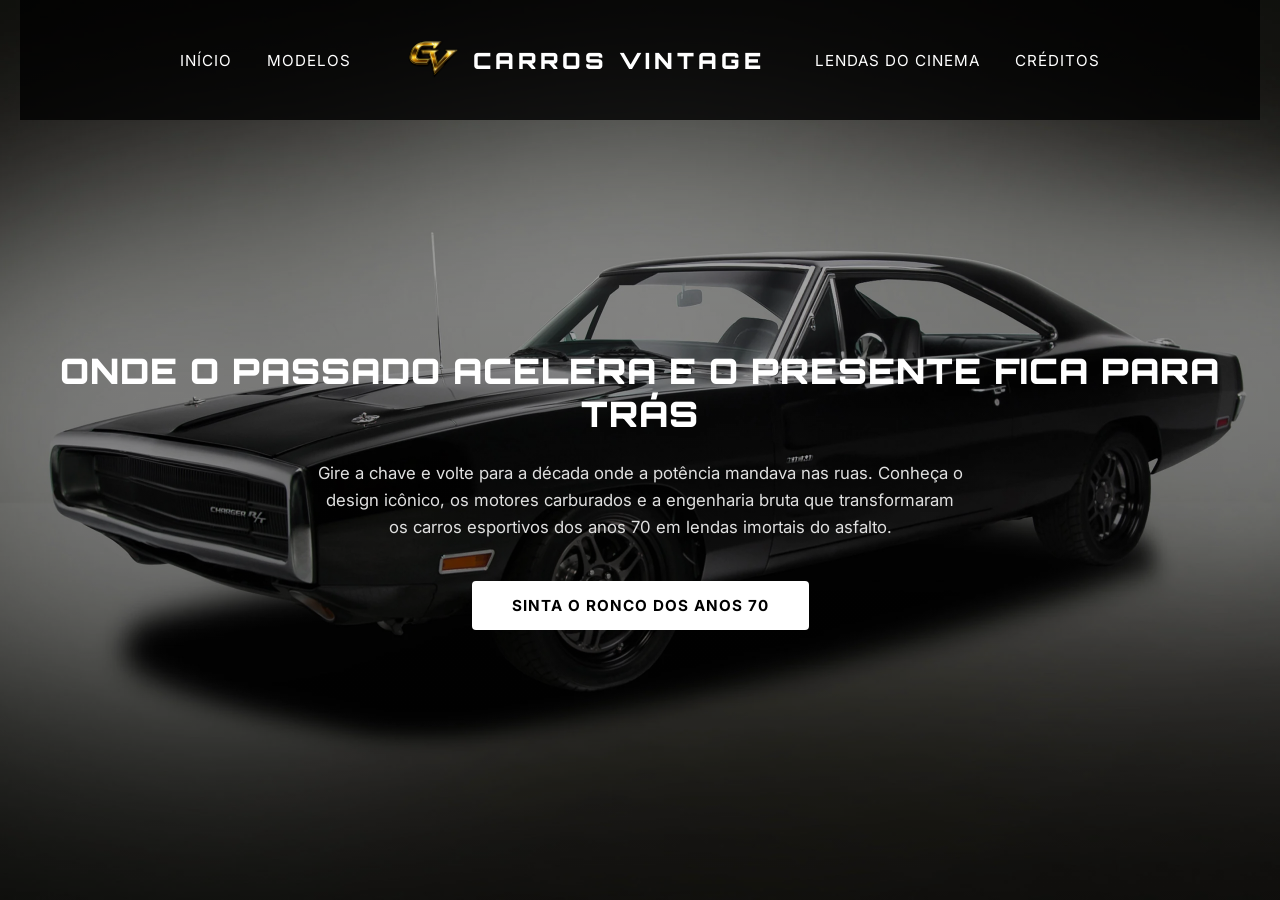
<file: index.html>
<!doctype html>
<html lang="pt-BR">
  <head>
    <meta charset="UTF-8" />
    <meta name="viewport" content="width=device-width, initial-scale=1.0" />
    <title>Carros Vintage | Potência Pura</title>
    <link rel="stylesheet" href="estilos.css" />
    <link rel="icon" type="image/png" href="imagens/favicon.png" />
    <link rel="preconnect" href="https://fonts.googleapis.com" />
    <link rel="preconnect" href="https://fonts.gstatic.com" crossorigin />
    <link href="https://fonts.googleapis.com/css2?family=Inter:wght@300;400;700&family=Orbitron:wght@700;900&display=swap" rel="stylesheet" />
  </head>
 
  <body>
    <header class="capa">
      <nav class="menu-principal">
        <div class="menu-esquerda" id="menuEsquerda">
          <a href="index.html">Início</a>
          <a href="modelos.html">Modelos</a>
        </div>
        <div class="logo">
          <img src="imagens/favicon.png" alt="Logo CV" class="logo-img" />
          <h2 class="logo-texto">CARROS VINTAGE</h2>
        </div>
        <div class="menu-direita" id="menuDireita">
          <a href="lendas.html">Lendas do Cinema</a>
          <a href="creditos.html">Créditos</a>
        </div>
      </nav>

      <main class="conteudo-principal">
        <h1 class="titulo-principal">
          Onde o passado acelera e o presente fica para trás
        </h1>

        <p class="descricao">
          Gire a chave e volte para a década onde a potência mandava nas ruas.
          Conheça o design icônico, os motores carburados e a engenharia bruta
          que transformaram os carros esportivos dos anos 70 em lendas imortais
          do asfalto.
        </p>
        <a href="modelos.html" class="botao-ronco">SINTA O RONCO DOS ANOS 70</a>
      </main>
      </header>
  
  </body>
</html>
</file>
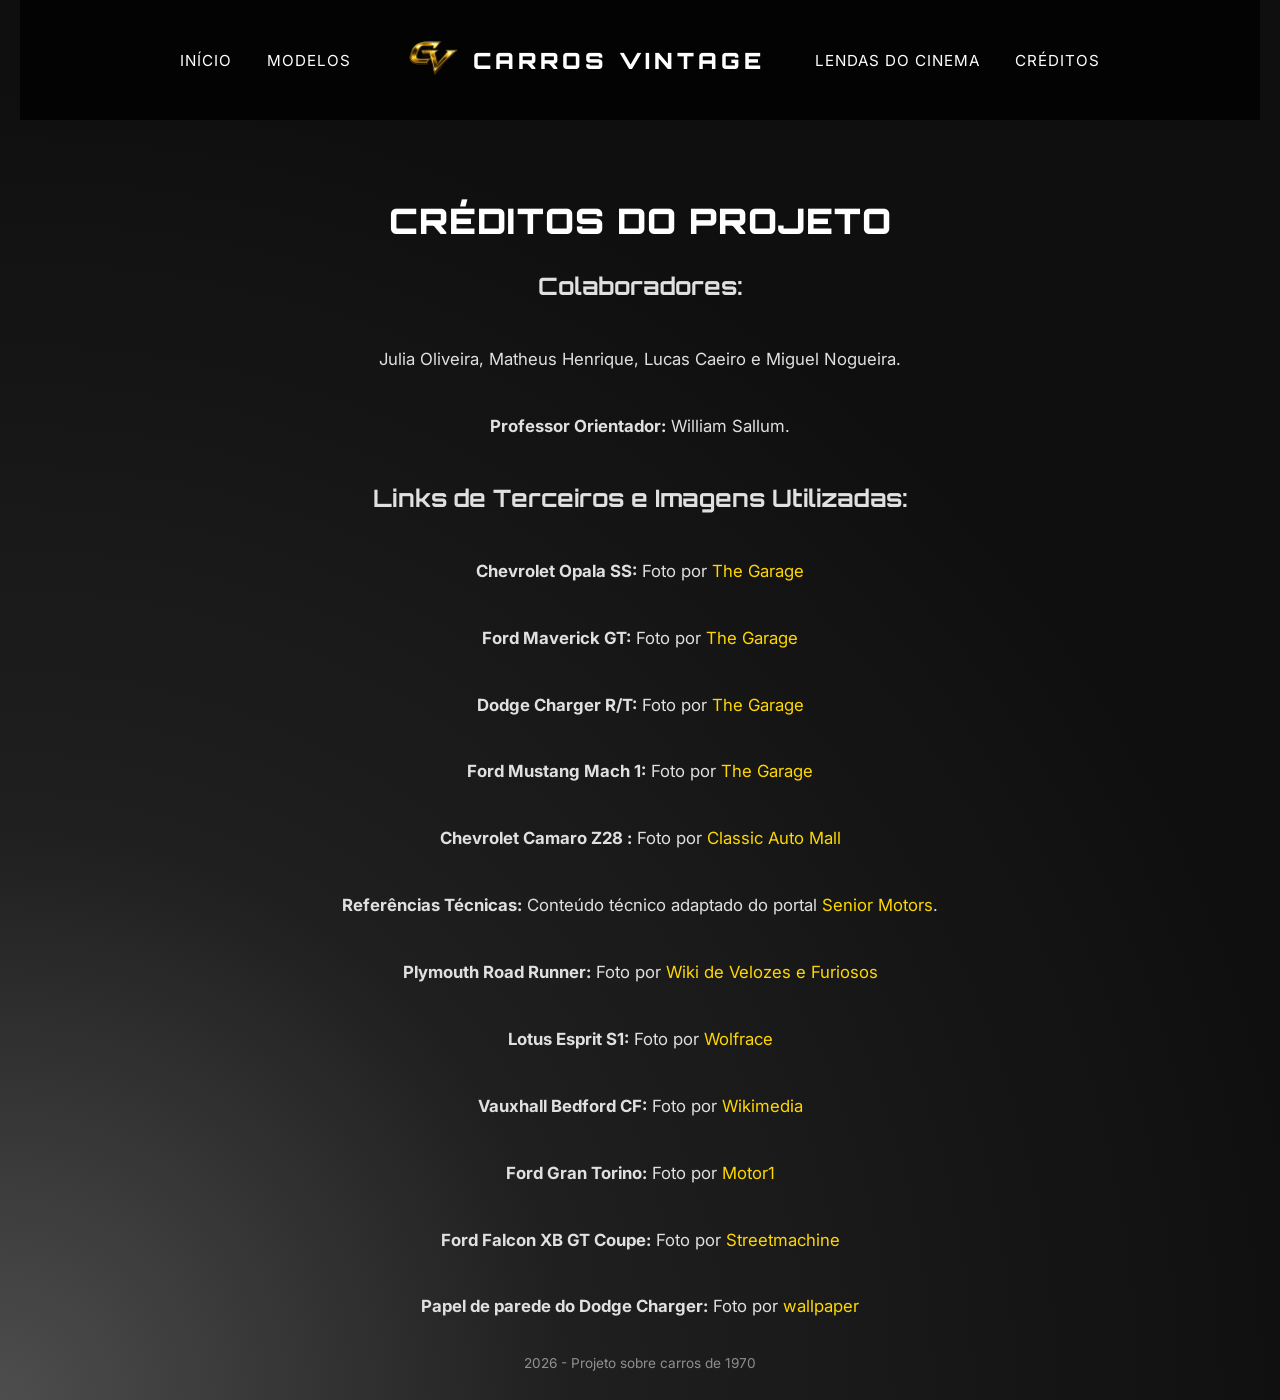
<file: creditos.html>
<!DOCTYPE html>
<html lang="pt-BR">
  <head>
    <meta charset="UTF-8">
    <meta name="viewport" content="width=device-width, initial-scale=1.0">
    <title>Créditos</title>
    <link rel="icon" type="image/png" href="imagens/favicon.png">
    <link rel="stylesheet" href="estilos.css">
    <link rel="preconnect" href="https://fonts.googleapis.com" />
    <link rel="preconnect" href="https://fonts.gstatic.com" crossorigin />
    <link href="https://fonts.googleapis.com/css2?family=Inter:wght@300;400;700&family=Orbitron:wght@700;900&display=swap" rel="stylesheet" />
  </head>
  <body>

    <div class="capa-creditos">
      
      <nav class="menu-principal">
        <div class="menu-esquerda" id="menuEsquerda">
          <a href="index.html">Início</a>
          <a href="modelos.html">Modelos</a>
        </div>

        <div class="logo">
          <img src="imagens/favicon.png" alt="Logo CV" class="logo-img" />
          <h2 class="logo-texto">CARROS VINTAGE</h2>
        </div>

        <div class="menu-direita" id="menuDireita">
          <a href="lendas.html">Lendas do Cinema</a>
          <a href="creditos.html">Créditos</a>
        </div>
      </nav>

      <main class="conteudo-principal">
        <h1 class="titulo-principal">Créditos do Projeto</h1>

        <section>
          <h2 class="titulos-creditos"> Colaboradores:</h2>
          <p class="links-dos-creditos">
            Julia Oliveira, Matheus Henrique, Lucas Caeiro e Miguel Nogueira.
          </p>
          <p class="links-dos-creditos">
            <strong>Professor Orientador:</strong> William Sallum.
          </p>
        </section>

        <section>
          <h2 class="titulos-creditos">Links de Terceiros e Imagens Utilizadas:</h2>
          
          <p class="links-dos-creditos">
            <strong>Chevrolet Opala SS:</strong> Foto por <a href="https://thegarage.com.br/carro/chevrolet-opala-ss/" target="_blank">The Garage</a>
          </p>

          <p class="links-dos-creditos">
            <strong>Ford Maverick GT:</strong> Foto por <a href="https://thegarage.com.br/carro/1975-ford-maverick-v8-gt/" target="_blank">The Garage</a>
          </p>

          <p class="links-dos-creditos">
            <strong>Dodge Charger R/T:</strong> Foto por <a href="https://thegarage.com.br/carro/1975-dodge-charger-rt-2/" target="_blank">The Garage</a> 
          </p>

          <p class="links-dos-creditos">
            <strong>Ford Mustang Mach 1:</strong> Foto por <a href="https://thegarage.com.br/carro/1970-ford-mustang-mach-1/#jp-carousel-14477" target="_blank">The Garage</a> 
          </p>

            <p class="links-dos-creditos">
            <strong>Chevrolet Camaro Z28 :</strong> Foto por <a href="https://www.classicautomall.com/vehicles/6398/1970-chevrolet-camaro-z28-hardtop" target="_blank">Classic Auto Mall</a> 
          </p>

          <p class="links-dos-creditos">
            <strong>Referências Técnicas:</strong> Conteúdo técnico adaptado do portal <a href="https://seniormotors.com.br/carros-antigos-de-1970/" target="_blank">Senior Motors</a>.
          </p>

          <p class="links-dos-creditos">
            <strong>Plymouth Road Runner:</strong> Foto por <a href="https://fastandfurious.fandom.com/wiki/Plymouth_Road_Runner?file=Dominic_Toretto%27s_Road_Runner_-_Furious_7.jpg" target="_blank">Wiki de Velozes e Furiosos</a> 
          </p>

          <p class="links-dos-creditos">
            <strong>Lotus Esprit S1:</strong> Foto por <a href="https://www.wolfrace.com/2017/01/10/james_bond_lotus_esprit/" target="_blank">Wolfrace</a> 
          </p>
          
          <p class="links-dos-creditos">
            <strong>Vauxhall Bedford CF:</strong> Foto por <a href="https://commons.wikimedia.org/wiki/File:1972_Bedford_CF_Mystery_Machine_Scooby-Doo_Movie_Petersen_Automotive_Museum.jpg" target="_blank">Wikimedia</a> 
          </p>

          <p class="links-dos-creditos">
            <strong>Ford Gran Torino:</strong> Foto por <a href="https://www.motor1.com/news/656300/starsky-hutch-grand-torino-on-bat/" target="_blank">Motor1</a> 
          </p>

          <p class="links-dos-creditos">
            <strong>Ford Falcon XB GT Coupe:</strong> Foto por <a href="https://www.streetmachine.com.au/features/the-real-story-of-the-mad-max-xb-gt" target="_blank">Streetmachine</a> 
          </p>
            <p class="links-dos-creditos">
            <strong>Papel de parede do Dodge Charger:</strong> Foto por <a href="https://wallpapersafari.com/w/fMp5xq" target="_blank">wallpaper</a> 
          </p>
        </section>
      </main>
      </div>

      <footer>
        <p>2026 - Projeto sobre carros de 1970</p>
      </footer>


  </body>
</html>
</file>
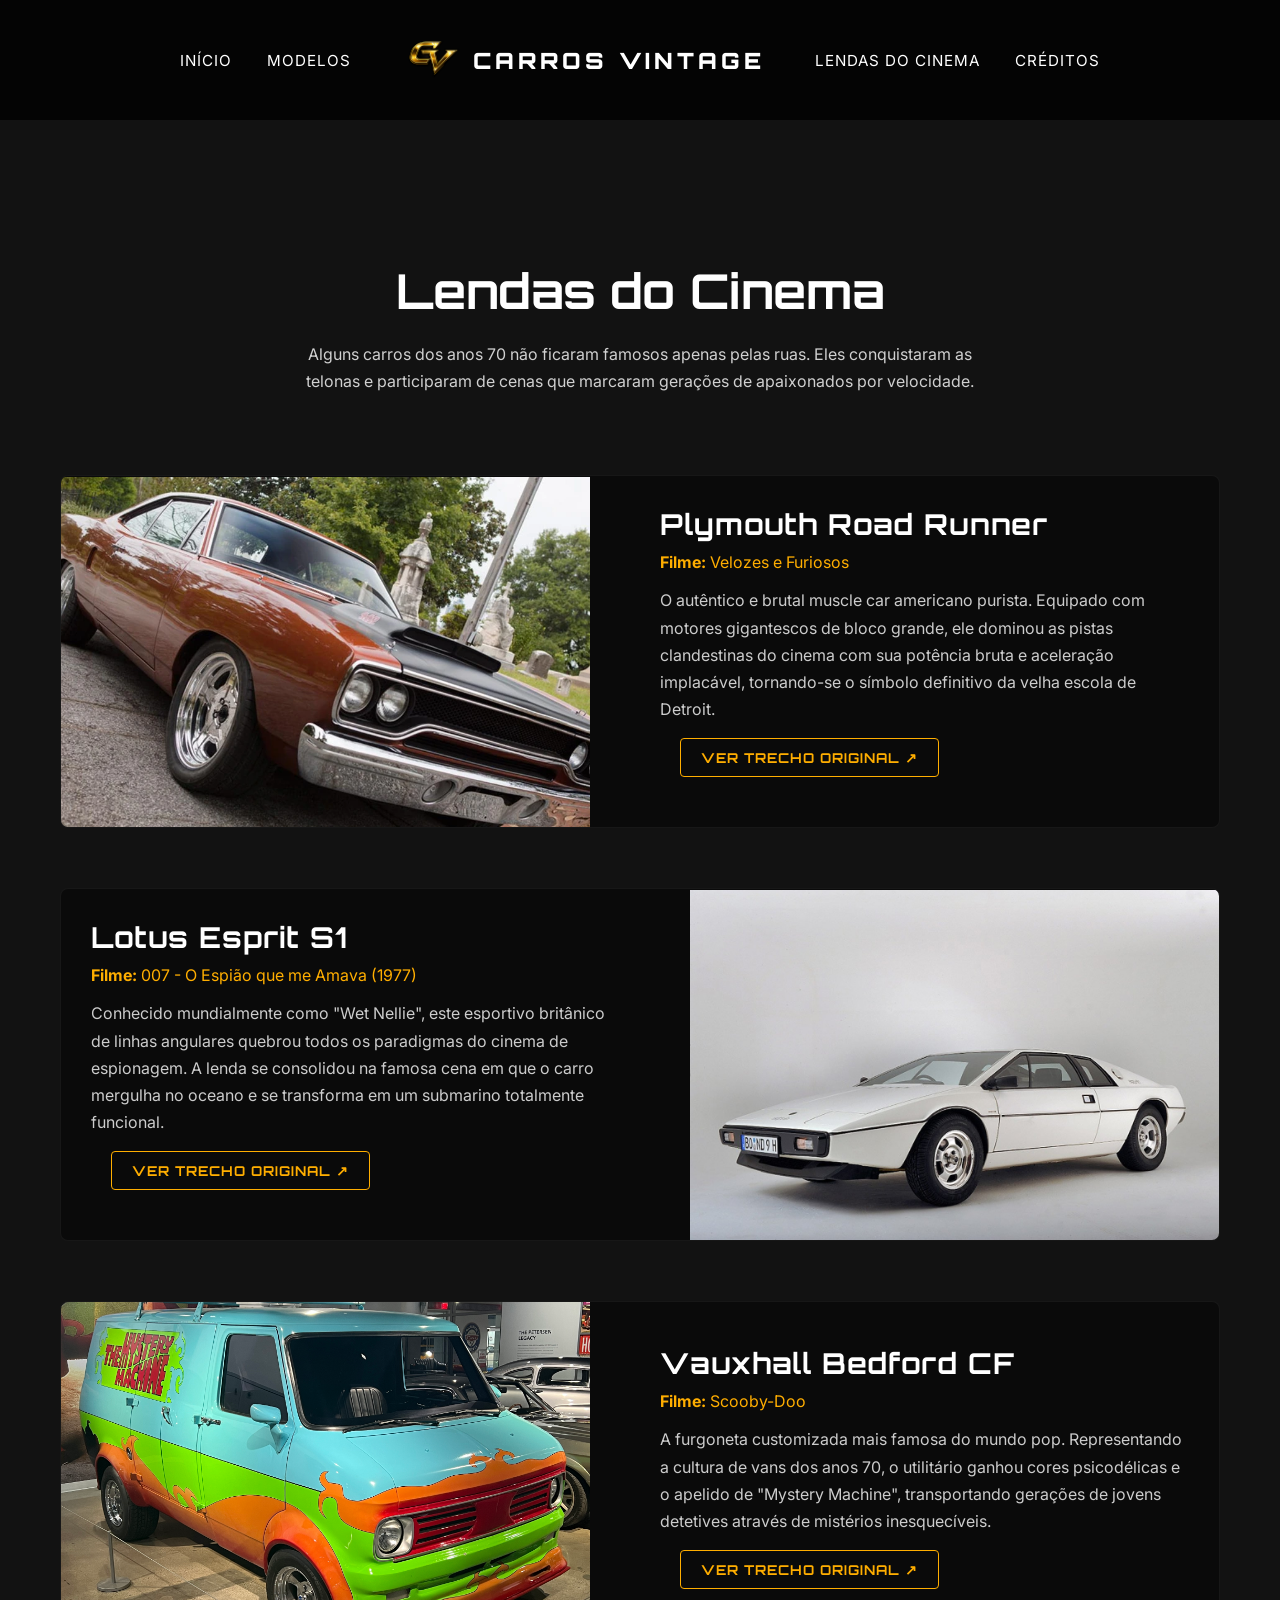
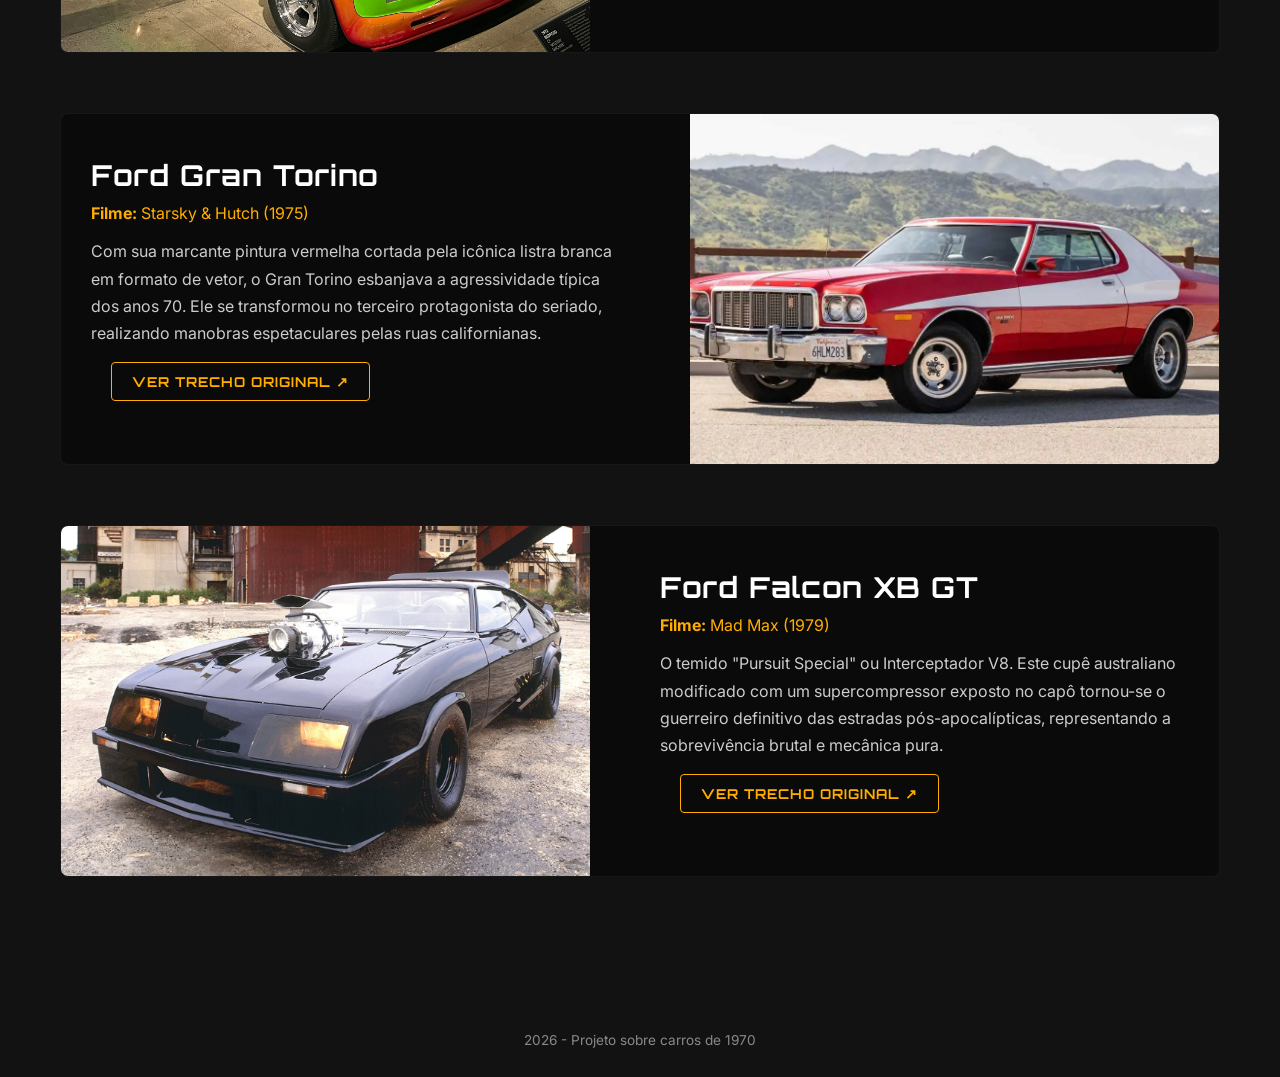
<file: lendas.html>
<!doctype html>
<html lang="pt-BR">
  <head>
    <meta charset="UTF-8" />
    <meta name="viewport" content="width=device-width, initial-scale=1.0" />
    <title>Lendas do cinemas</title>
    <link rel="stylesheet" href="estilos.css" />
    <link rel="icon" type="image/png" href="imagens/favicon.png" />
    <link rel="preconnect" href="https://fonts.googleapis.com" />
    <link rel="preconnect" href="https://fonts.gstatic.com" crossorigin />
    <link href="https://fonts.googleapis.com/css2?family=Inter:wght@300;400;700&family=Orbitron:wght@700;900&display=swap" rel="stylesheet" />
</head>

<body>

      <nav class="menu-principal">
            <div class="menu-esquerda" id="menuEsquerda">
                <a href="index.html">Início</a>
                <a href="modelos.html">Modelos</a>
            </div>
            <div class="logo">
                <img src="imagens/favicon.png" alt="Logo CV" class="logo-img" />
                <h2 class="logo-texto">CARROS VINTAGE</h2>
            </div>
            <div class="menu-direita" id="menuDireita">
                <a href="lendas.html">Lendas do Cinema</a>
                <a href="creditos.html">Créditos</a>
            </div>
        </nav>

    <main class="lendas">

        <section class="introducao-lendas">
            <h1>Lendas do Cinema</h1>
            <p>
                Alguns carros dos anos 70 não ficaram famosos apenas pelas ruas.
                Eles conquistaram as telonas e participaram de cenas que marcaram
                gerações de apaixonados por velocidade.
           
            </p>
        </section>

        <section class="conteiner-lendas-alternadas">

            <div class="linha-lenda">
                <div class="lenda-media">
                    <img src="imagens/velozes.jpg" alt="Plymouth Road Runner">
                </div>
                <div class="lenda-info">
                    <h2>Plymouth Road Runner</h2>
                    <p class="filme-tag"><strong>Filme:</strong> Velozes e Furiosos</p>
                    <p class="biografia">O autêntico e brutal muscle car americano purista. Equipado com motores gigantescos de bloco grande, ele dominou as pistas clandestinas do cinema com sua potência bruta e aceleração implacável, tornando-se o símbolo definitivo da velha escola de Detroit.</p>
                    <a href="https://youtu.be/bNh6iQWkijc?si=OAveXId4ex3YUDyg" target="_blank" class="botao-trecho">Ver Trecho Original ↗</a>
                    
                </div>
            </div>

            <div class="linha-lenda">
                <div class="lenda-media">
                    <img src="imagens/la-lotus-esprit-s1-di-007-james-bond_3-1.jpg" alt="Lotus Esprit S1">
                </div>
                <div class="lenda-info">
                    <h2>Lotus Esprit S1</h2>
                    <p class="filme-tag"><strong>Filme:</strong> 007 - O Espião que me Amava (1977)</p>
                    <p class="biografia">Conhecido mundialmente como "Wet Nellie", este esportivo britânico de linhas angulares quebrou todos os paradigmas do cinema de espionagem. A lenda se consolidou na famosa cena em que o carro mergulha no oceano e se transforma em um submarino totalmente funcional.</p>
                    <a href="https://youtu.be/yeBqf6bYZak?si=-ho2rsdsO9y2uKzM" target="_blank" class="botao-trecho">Ver Trecho Original ↗</a>
                    
                </div>
            </div>

            <div class="linha-lenda">
                <div class="lenda-media">
                    <img src="imagens/1972_Bedford_CF_Mystery_Machine_Scooby-Doo_Movie_Petersen_Automotive_Museum.jpg" alt="Vauxhall Bedford CF">
                </div>
                <div class="lenda-info">
                    <h2>Vauxhall Bedford CF</h2>
                    <p class="filme-tag"><strong>Filme:</strong> Scooby-Doo</p>
                    <p class="biografia">A furgoneta customizada mais famosa do mundo pop. Representando a cultura de vans dos anos 70, o utilitário ganhou cores psicodélicas e o apelido de "Mystery Machine", transportando gerações de jovens detetives através de mistérios inesquecíveis.</p>
                    <a href="https://www.youtube.com/watch?v=3wQOD9EK4DM" target="_blank" class="botao-trecho">Ver Trecho Original ↗</a>
                </div>
            </div>

            <div class="linha-lenda">
                <div class="lenda-media">
                    <img src="imagens/imagens/1975-ford-gran-torino-starsky-and-hutch-tribute-car.webp" alt="Ford Gran Torino">
                </div>
                <div class="lenda-info">
                    <h2>Ford Gran Torino</h2>
                    <p class="filme-tag"><strong>Filme:</strong> Starsky & Hutch (1975)</p>
                    <p class="biografia">Com sua marcante pintura vermelha cortada pela icônica listra branca em formato de vetor, o Gran Torino esbanjava a agressividade típica dos anos 70. Ele se transformou no terceiro protagonista do seriado, realizando manobras espetaculares pelas ruas californianas.</p>
                    <a href="https://www.youtube.com/watch?v=2UjFW0ygmSs" target="_blank" class="botao-trecho">Ver Trecho Original ↗</a>
                </div>
            </div>

            <div class="linha-lenda">
                <div class="lenda-media">
                    <img src="imagens/Ford Falcon XB GT Coupe mad max.jpg" alt="Ford Falcon XB GT Coupe">
                </div>
                <div class="lenda-info">
                    <h2>Ford Falcon XB GT</h2>
                    <p class="filme-tag"><strong>Filme:</strong> Mad Max (1979)</p>
                    <p class="biografia">O temido "Pursuit Special" ou Interceptador V8. Este cupê australiano modificado com um supercompressor exposto no capô tornou-se o guerreiro definitivo das estradas pós-apocalípticas, representando a sobrevivência brutal e mecânica pura.</p>
                    <a href="https://www.youtube.com/watch?v=dFk0Cks9mxU" target="_blank" class="botao-trecho">Ver Trecho Original ↗</a>
                    
                </div>
            </div>

        </section>

    </main>

      <footer>
        <p>2026 - Projeto sobre carros de 1970 </p>
      </footer>
  
</body>
</html>
</file>
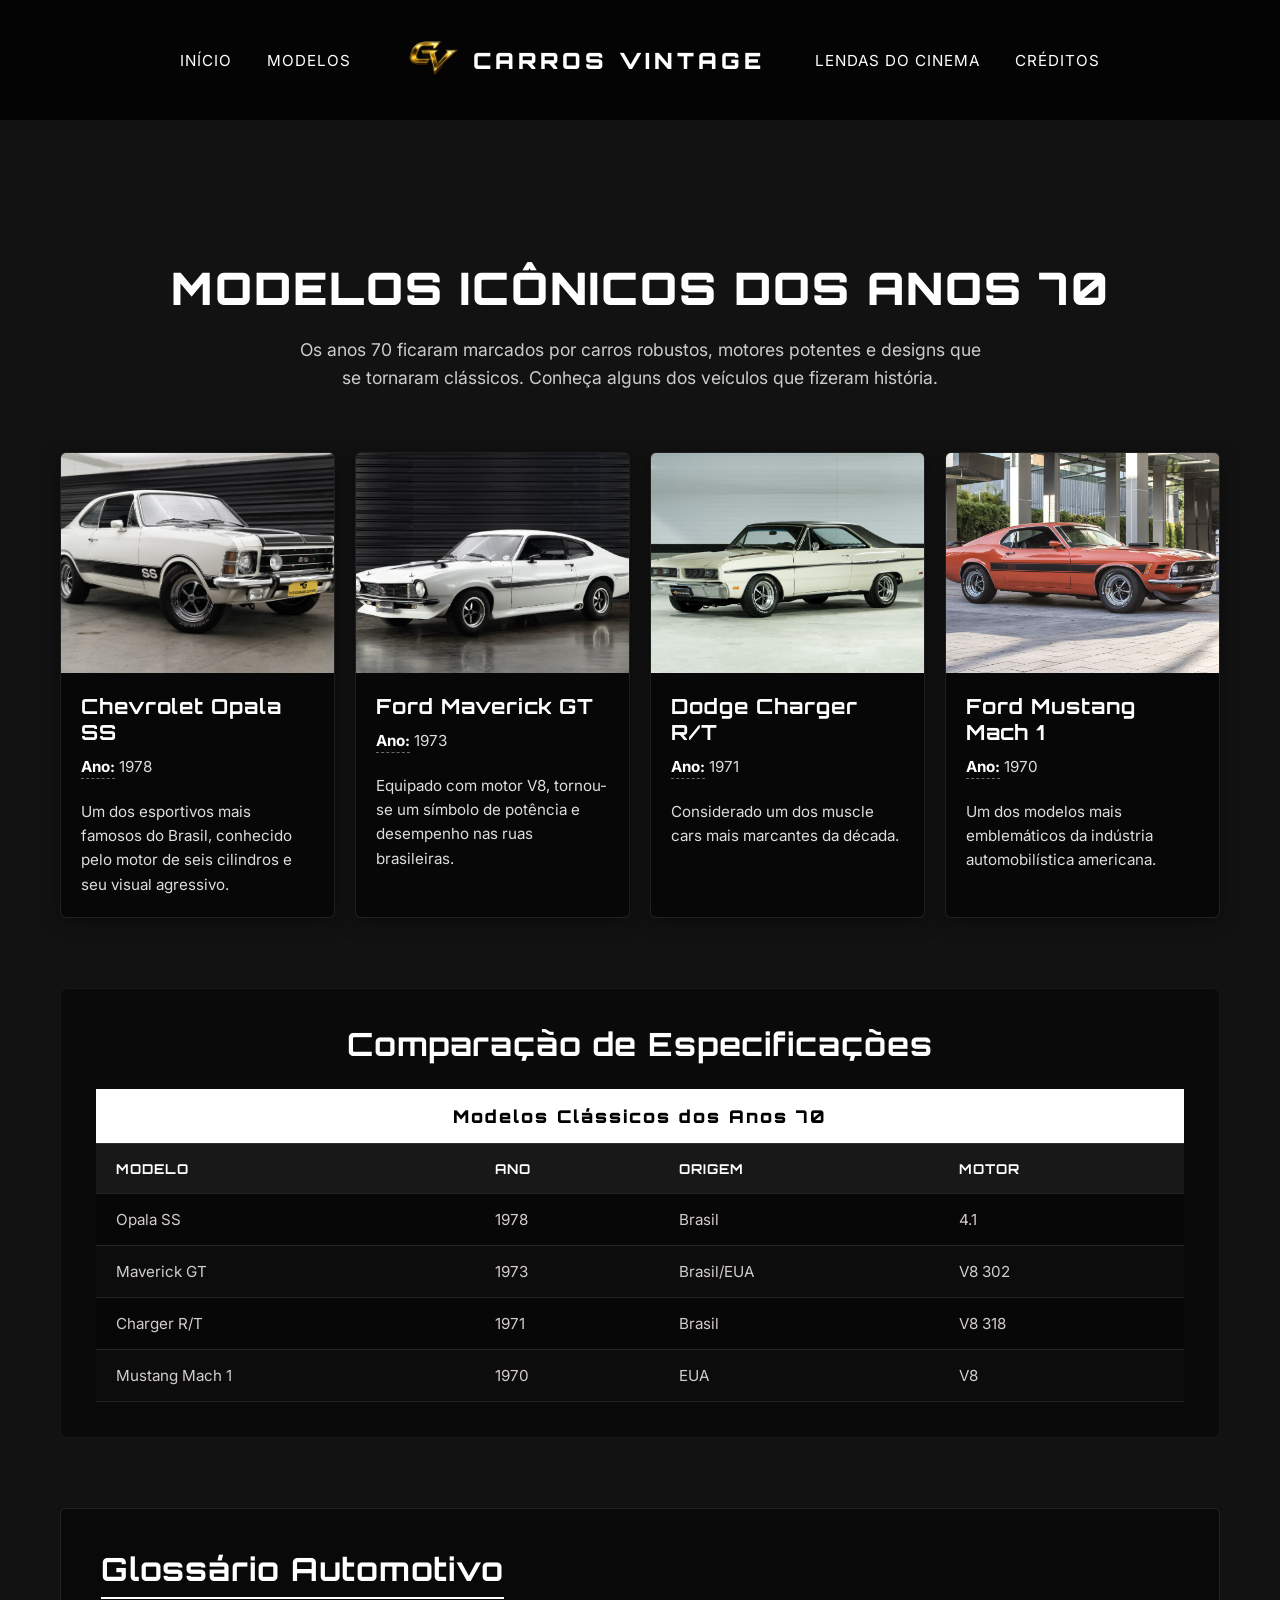
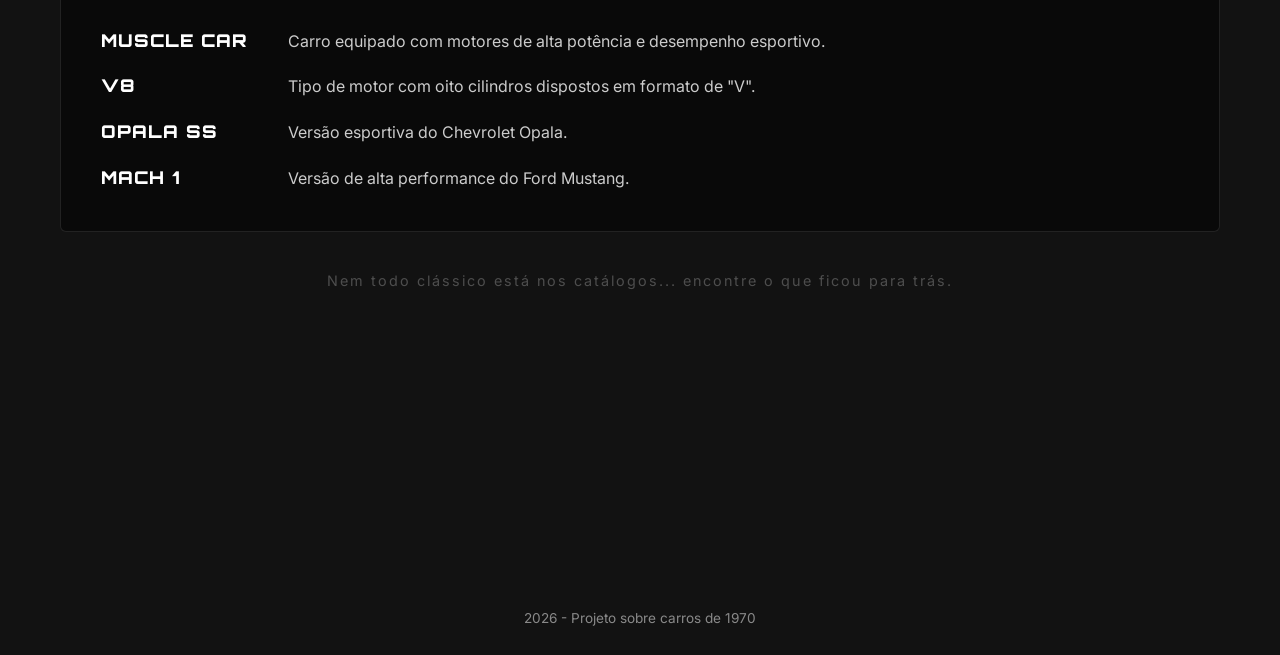
<file: modelos.html>
<!DOCTYPE html>
<html lang="en">

<head>
    <meta charset="UTF-8">
    <meta name="viewport" content="width=device-width, initial-scale=1.0">
    <title>Modelos</title>
    <link rel="icon" type="image/png" href="imagens/favicon.png">
    <link rel="stylesheet" href="estilos.css">
    <link rel="preconnect" href="https://fonts.googleapis.com" />
    <link rel="preconnect" href="https://fonts.gstatic.com" crossorigin />
    <link
        href="https://fonts.googleapis.com/css2?family=Inter:wght@300;400;700&family=Orbitron:wght@700;900&display=swap"
        rel="stylesheet">
</head>

<body>
    <nav class="menu-principal">
        <div class="menu-esquerda" id="menuEsquerda">
            <a href="index.html">Início</a>
            <a href="modelos.html">Modelos</a>
        </div>
        <div class="logo">
            <img src="imagens/favicon.png" alt="Logo CV" class="logo-img" />
            <h2 class="logo-texto">CARROS VINTAGE</h2>
        </div>
        <div class="menu-direita" id="menuDireita">
            <a href="lendas.html">Lendas do Cinema</a>
            <a href="creditos.html">Créditos</a>
        </div>
    </nav>

    <main class="modelos">

        <section class="introducao">
            <h1>Modelos Icônicos dos Anos 70</h1>
            <p>
                Os anos 70 ficaram marcados por carros robustos,
                motores potentes e designs que se tornaram clássicos.
                Conheça alguns dos veículos que fizeram história.
            </p>
        </section>

        <section class="cards-modelos">

            <article class="card">
                <img src="imagens/chevrolet-opala-ss.modelos.jpg" alt="Chevrolet Opala SS">

                <h2>Chevrolet Opala SS</h2>

                <p><strong>Ano:</strong> 1978</p>

                <p>
                    Um dos esportivos mais famosos do Brasil,
                    conhecido pelo motor de seis cilindros e seu visual agressivo.
                </p>
            </article>

            <article class="card">
                <img src="imagens/Ford-Maverick-GT.modelos.webp" alt="Ford Maverick GT">

                <h2>Ford Maverick GT</h2>

                <p><strong>Ano:</strong> 1973</p>

                <p>
                    Equipado com motor V8, tornou-se um símbolo de potência
                    e desempenho nas ruas brasileiras.
                </p>
            </article>

            <article class="card">
                <img src="imagens/Dodge-Charger-RT.modelos.jpg" alt="Dodge Charger R/T">

                <h2>Dodge Charger R/T</h2>

                <p><strong>Ano:</strong> 1971</p>

                <p>
                    Considerado um dos muscle cars mais marcantes da década.
                </p>
            </article>

            <article class="card">
                <img src="imagens/Ford-Mustang-Mach 1.modelos.jpg" alt="Ford Mustang Mach 1">

                <h2>Ford Mustang Mach 1</h2>

                <p><strong>Ano:</strong> 1970</p>

                <p>
                    Um dos modelos mais emblemáticos da indústria automobilística americana.
                </p>
            </article>

        </section>

        <section class="comparacao">

            <h2>Comparação de Especificações</h2>

            <table>

                <tr>
                    <th colspan="4">Modelos Clássicos dos Anos 70</th>
                </tr>

                <tr>
                    <th>Modelo</th>
                    <th>Ano</th>
                    <th>Origem</th>
                    <th>Motor</th>
                </tr>

                <tr>
                    <td>Opala SS</td>
                    <td>1978</td>
                    <td>Brasil</td>
                    <td>4.1</td>
                </tr>

                <tr>
                    <td>Maverick GT</td>
                    <td>1973</td>
                    <td>Brasil/EUA</td>
                    <td>V8 302</td>
                </tr>

                <tr>
                    <td>Charger R/T</td>
                    <td>1971</td>
                    <td>Brasil</td>
                    <td>V8 318</td>
                </tr>

                <tr>
                    <td>Mustang Mach 1</td>
                    <td>1970</td>
                    <td>EUA</td>
                    <td>V8</td>
                </tr>

            </table>

        </section>

        <section class="glossario">

            <h2>Glossário Automotivo</h2>

            <dl>
                <dt>Muscle Car</dt>
                <dd>
                    Carro equipado com motores de alta potência e desempenho esportivo.
                </dd>

                <dt>V8</dt>
                <dd>
                    Tipo de motor com oito cilindros dispostos em formato de "V".
                </dd>

                <dt>Opala SS</dt>
                <dd>
                    Versão esportiva do Chevrolet Opala.
                </dd>

                <dt>Mach 1</dt>
                <dd>
                    Versão de alta performance do Ford Mustang.
                </dd>
            </dl>

        </section>
        <p class="pista-secreta">
            Nem todo clássico está nos catálogos... encontre o que ficou para trás.
        </p>

        <div class="easter-box">
            <h3>Chevrolet Camaro Z28 (1970)</h3>
            <img src="imagens/1970-chevrolet-camaro-z28.jpg" alt="Chevrolet Camaro Z28 1970">
            <p>Clássicos não desaparecem, eles se escondem.</p>
        </div>
    </main>
     <footer>
        <p>2026 - Projeto sobre carros de 1970</p>
      </footer>
</body>

</html>
</file>
<file: estilos.css>
* {
    margin: 0;
    padding: 0;
    box-sizing: border-box;
}

body, html {
    min-height: 100vh;
    display: flex;
    flex-direction: column;
    font-family: 'Inter', sans-serif; 
    background-color: #121212;
    animation: 1s ease-out reverse entrar;
}

.capa, .capa-creditos {
    min-height: calc(100vh - 115px); 
}

main, .capa, .capa-creditos {
    flex: 1 0 auto;
}

footer {
    width: 100%;
    padding: 25px 0;
    text-align: center;
    background-color: transparent; 
    margin-top: -70px; 
    position: relative; 
    z-index: 10; 
}

footer p {
    font-size: 0.85rem;
    color: rgba(255, 255, 255, 0.5);
    text-align: center;
}

/* MENU PRINCIPAL */
.menu-principal {
    position: relative;
    top: 0;
    left: 0;
    width: 100%;
    background-color: rgba(0, 0, 0, 0.8);
    padding: 15px 20px;
    z-index: 1000;
    box-sizing: border-box;
    display: flex;
    justify-content: center;
    align-items: center;
    gap: 50px;
}

.menu-esquerda, .menu-direita {
    display: flex;
    gap: 35px;
}

.menu-principal a {
    color: white;
    text-decoration: none;
    font-family: 'Inter', sans-serif;
    text-transform: uppercase;
    font-size: 0.95rem;
    letter-spacing: 1px;
    position: relative;
    transition: 0.3s;
}

.menu-principal a::after {
    content: "";
    position: absolute;
    left: 0;
    bottom: -6px;
    width: 0;
    height: 2px;
    background: white;
    transition: 0.3s;
}

.menu-principal a:hover::after {
    width: 100%;
}

.logo {
    display: flex;
    align-items: center;
    gap: 12px;
}

.logo-img {
    height: 90px; 
    width: auto;
}

.logo-texto {
    font-family: 'Orbitron', sans-serif; 
    font-size: 1.4rem;
    letter-spacing: 4px;
    font-weight: 900;
    color: #ffffff;
}

/* PÁGINA INICIAL */
.capa {
    background-image: linear-gradient(rgba(0, 0, 0, 0.3), rgba(0, 0, 0, 0.5)), url('imagens/OcMdzi.jpg');
    background-size: cover;
    background-position: center;
    background-repeat: no-repeat;
    min-height: 100vh;
    width: 100%;
    display: flex;
    flex-direction: column;
    justify-content: space-between;
    align-items: center;
    padding: 0 20px 40px 20px;
    color: #ffffff;
    text-align: center;
}

.conteudo-principal {
    display: flex;
    flex-direction: column;
    justify-content: center; 
    align-items: center;     
    text-align: center;     
    padding: 0 20px;
    margin: auto 0;         
}

.titulo-principal {
    font-family: 'Orbitron', sans-serif;
    font-size: 2.2rem;
    font-weight: 900;
    text-transform: uppercase;
    line-height: 1.2;
    margin-bottom: 25px;
    letter-spacing: 1px;
}

.descricao {
    font-size: 1.05rem;
    line-height: 1.6;
    max-width: 650px;
    margin-bottom: 40px;
    color: #e0e0e0;
}

.botao-ronco {
    display: inline-block;
    background-color: #ffffff;
    color: #000000;
    text-decoration: none;
    padding: 15px 40px;
    font-size: 0.95rem;
    font-weight: bold;
    border-radius: 4px;
    text-transform: uppercase;
    letter-spacing: 1px;
    transition: background-color 0.3s ease, transform 0.2s ease;
}

.botao-ronco:hover {
    background-color: #e0e0e0;
    transform: scale(1.05); 
}

/* PÁGINA DE MODELOS */
.modelos {
    max-width: 1200px;
    margin: 0 auto;
    padding: 140px 20px 120px 20px; 
    font-family: 'Inter', sans-serif;
    color: #d3cccc;
}

.introducao {
    text-align: center;
    margin-bottom: 60px;
}

.introducao h1 {
    font-family: 'Orbitron', sans-serif;
    font-size: 2.8rem;
    font-weight: 900;
    color: #ffffff;
    text-transform: uppercase;
    margin-bottom: 20px;
    letter-spacing: 2px;
}

.introducao p {
    font-size: 1.1rem;
    color: #cccccc;
    max-width: 700px;
    margin: 0 auto;
    line-height: 1.6;
}

.cards-modelos {
    display: grid;
    grid-template-columns: repeat(4, 1fr); 
    gap: 20px;
    margin-bottom: 70px;
}

.card {
    background-color: rgba(0, 0, 0, 0.6); 
    border: 1px solid rgba(255, 255, 255, 0.1);
    border-radius: 6px;
    overflow: hidden;
    box-shadow: 0 4px 20px rgba(0, 0, 0, 0.4);
    transition: transform 0.3s ease, box-shadow 0.3s ease, border-color 0.3s ease; 
}

.card:hover {
    transform: translateY(-8px);
    box-shadow: 0 12px 30px rgba(0, 0, 0, 0.6);
    border-color: rgba(255, 255, 255, 0.3);
}

.card img {
    width: 100%;
    height: 220px;
    object-fit: cover;
    display: block;
    filter: grayscale(20%); 
    transition: filter 0.3s ease;
}

.card:hover img {
    filter: grayscale(0%); 
}

.card h2 {
    font-family: 'Orbitron', sans-serif;
    font-size: 1.3rem;
    font-weight: 700;
    color: #ffffff;
    padding: 20px 20px 10px 20px;
    letter-spacing: 1px;
}

.card p {
    font-size: 0.95rem;
    color: #dddddd;
    padding: 0 20px 20px 20px;
    line-height: 1.6;
}

.card p strong {
    color: #ffffff;
    border-bottom: 1px dashed rgba(255, 255, 255, 0.4);
    padding-bottom: 2px;
}

/* TABELA DE COMPARAÇÃO */
.comparacao {
    margin-bottom: 70px;
    background-color: rgba(0, 0, 0, 0.4);
    padding: 35px;
    border-radius: 6px;
    border: 1px solid rgba(255, 255, 255, 0.05);
    overflow-x: auto; 
}

.comparacao h2 {
    font-family: 'Orbitron', sans-serif;
    font-size: 2rem;
    margin-bottom: 25px;
    color: #ffffff;
    text-align: center;
    letter-spacing: 1px;
}

.comparacao table {
    width: 100%;
    border-collapse: collapse;
    background-color: rgba(0, 0, 0, 0.3);
}

.comparacao th, .comparacao td {
    padding: 16px 20px;
    text-align: left;
    border-bottom: 1px solid rgba(255, 255, 255, 0.1);
    font-size: 0.95rem;
}

.comparacao th[colspan="4"] {
    background-color: #ffffff; 
    color: #000000;
    font-family: 'Orbitron', sans-serif;
    text-align: center;
    font-size: 1.1rem;
    font-weight: 900;
    letter-spacing: 2px;
}

.comparacao tr:nth-child(2) th {
    background-color: rgba(255, 255, 255, 0.05);
    color: #ffffff;
    font-family: 'Orbitron', sans-serif;
    font-size: 0.85rem;
    letter-spacing: 1px;
    text-transform: uppercase;
}

.comparacao tr:nth-child(even) {
    background-color: rgba(255, 255, 255, 0.02);
}

.comparacao tr:hover {
    background-color: rgba(255, 255, 255, 0.07);
}

/* GLOSSÁRIO */
.glossario {
    background-color: rgba(0, 0, 0, 0.5);
    border: 1px solid rgba(255, 255, 255, 0.1);
    padding: 40px;
    border-radius: 6px;
}

.glossario h2 {
    font-family: 'Orbitron', sans-serif;
    font-size: 2rem;
    margin-bottom: 30px;
    color: #ffffff;
    border-bottom: 2px solid #ffffff;
    padding-bottom: 8px;
    display: inline-block;
    letter-spacing: 1px;
}

.glossario dl {
    display: grid;
    grid-template-columns: max-content 1fr;
    gap: 20px 40px;
}

.glossario dt {
    font-family: 'Orbitron', sans-serif;
    font-weight: 900;
    color: #ffffff; 
    font-size: 1.1rem;
    letter-spacing: 1px;
    text-transform: uppercase;
}

.glossario dd {
    margin-left: 0;
    color: #cccccc;
    line-height: 1.6;
}

/* EASTER EGG DE MODELOS */
.pista-secreta {
    text-align: center;
    color: rgba(255, 255, 255, 0.25);
    font-size: 0.9rem;
    margin: 40px 0;
    letter-spacing: 2px;
    transition: 0.3s;
}

.pista-secreta:hover {
    color: #ff0000;
    text-shadow: 0 0 10px #ff0000;
    cursor: pointer;
}

.easter-box {
    opacity: 0;
    transform: scale(0.95);
    transition: 0.4s ease;
    text-align: center;
    margin-top: 20px;
}

.easter-box h3 {
    color: #ffffff;
    font-family: 'Orbitron', sans-serif;
    margin-bottom: 10px;
    letter-spacing: 2px;
    text-shadow: 0 0 8px rgba(255,255,255,0.3);
}

.easter-box img {
    width: 260px;
    border-radius: 8px;
    box-shadow: 0 0 15px rgba(0,0,0,0.5);
}

.easter-box p {
    color: #ffae00;
    font-family: 'Orbitron', sans-serif;
    margin-top: 10px;
    text-shadow: 0 0 10px #ff0000;
}

.pista-secreta:hover + .easter-box {
    opacity: 1;
    transform: scale(1);
}

/*  PÁGINA LENDAS DO CINEMA */
.lendas {
    max-width: 1200px;
    margin: auto;
    padding: 140px 20px 120px; 
}

.introducao-lendas {
    text-align: center;
    margin-bottom: 80px;
}

.introducao-lendas h1 {
    font-family: 'Orbitron', sans-serif;
    font-size: 3rem;
    color: white;
    margin-bottom: 20px;
}

.introducao-lendas p {
    max-width: 700px;
    margin: auto;
    color: #d0d0d0;
    line-height: 1.7;
}

.conteiner-lendas-alternadas {
    display: flex;
    flex-direction: column;
    gap: 60px; 
    margin-bottom: 80px;
}

.linha-lenda {
    display: flex;
    align-items: center;
    background-color: rgba(0, 0, 0, 0.4);
    border: 1px solid rgba(255, 255, 255, 0.05);
    border-radius: 8px;
    overflow: hidden;
    gap: 40px;
    transition: border-color 0.3s ease;
}

.linha-lenda:hover {
    border-color: rgba(255, 174, 0, 0.3); 
}

.lenda-media, .lenda-info {
    flex: 1;
    width: 50%;
}

.lenda-media img {
    width: 100%;
    height: 350px; 
    object-fit: cover;
    display: block;
}

.lenda-info {
    padding: 30px;
}

.lenda-info h2 {
    font-family: 'Orbitron', sans-serif;
    font-size: 1.8rem;
    color: #ffffff;
    margin-bottom: 10px;
    letter-spacing: 1px;
}

.filme-tag {
    font-size: 1rem;
    color: #ffae00; 
    margin-bottom: 15px;
}

.biografia {
    font-size: 1rem;
    color: #cccccc;
    line-height: 1.7;
}

.linha-lenda:nth-child(even) {
    flex-direction: row-reverse;
}

.botao-trecho {
    display: inline-block;
    margin: 15px 20px 20px 20px;
    padding: 10px 20px;
    background-color: transparent;
    color: #ffae00;
    border: 1px solid #ffae00;
    text-decoration: none;
    font-family: 'Orbitron', sans-serif;
    font-size: 0.85rem;
    font-weight: bold;
    text-transform: uppercase;
    letter-spacing: 1px;
    border-radius: 4px;
    transition: all 0.3s ease;
    text-align: center;
}

.botao-trecho:hover {
    background-color: #ffae00;
    color: #000000;
    box-shadow: 0 0 15px rgba(255, 174, 0, 0.4);
    transform: scale(1.03);
}

/*  PÁGINA DE CRÉDITOS */
.capa-creditos {
    background: radial-gradient(
    circle at left bottom, 
    rgba(255, 255, 255, 0.25) 0%, 
    rgba(40, 40, 40, 0.6) 30%, 
    rgba(15, 15, 15, 1) 70%);
    background-size: cover;
    background-position: center;
    background-repeat: no-repeat;
    min-height: 100vh;
    width: 100%;
    display: flex;
    flex-direction: column;
    justify-content: space-between;
    align-items: center;
    padding: 0 20px 40px 20px;
    color: #ffffff;
    text-align: center;
}
  
.capa-creditos main.conteudo-principal {
    padding-top: 80px; 
}

.titulos-creditos {
    font-family: 'Orbitron', sans-serif; 
    font-size: 1.5rem;
    line-height: 1.6;
    max-width: 650px;
    margin-bottom: 40px;
    color: #e0e0e0;
}

.links-dos-creditos {
    font-size: 1.05rem;
    line-height: 1.6;
    max-width: 650px;
    margin-bottom: 40px;
    color: #e0e0e0;
}

.links-dos-creditos a:link {
    color: gold;
    text-decoration: none;
}

.links-dos-creditos a:visited {
    color: goldenrod;
    text-decoration: underline;
}

.links-dos-creditos a:hover {
    color: gold;
    text-decoration: underline;
}

/*  MEDIA QUERIES (RESPONSIVIDADE COMPLETA)*/
@media (max-width: 1024px) {
    .cards-modelos {
        grid-template-columns: repeat(2, 1fr); 
    }
}

@media (max-width: 850px) {
    .linha-lenda, .linha-lenda:nth-child(even) {
        flex-direction: column; 
        gap: 0;
    }
    
    .lenda-media, .lenda-info {
        width: 100%;
    }
    
    .lenda-media img {
        height: 240px; 
    }
    
    .lenda-info {
        padding: 20px;
    }
    
    .lenda-info h2 {
        font-size: 1.4rem;
    }
}

@media (max-width: 768px) {
    .menu-principal {
        flex-direction: column; 
        gap: 15px;
        padding: 15px 10px;
    }

    .menu-esquerda, .menu-direita {
        display: flex;        
        width: 100%;
        justify-content: center;
        gap: 20px;
        padding: 5px 0;
    }

    .logo {
        width: 100%;
        justify-content: center;
        order: -1;            
    }

    .logo-img {
        height: 60px;         
    }

    .logo-texto {
        font-size: 1.1rem;
    }

    .titulo-principal {
        font-size: 1.6rem;
    }

    .descricao {
        font-size: 0.95rem;
    }

    .modelos {
        padding-top: 160px; 
    }
    
    .introducao h1 {
        font-size: 2rem;
    }
    
    .comparacao {
        padding: 15px;
    }
    
    .comparacao th, .comparacao td {
        padding: 12px 10px;
        font-size: 0.85rem;
    }
}

@media (max-width: 600px) {
    .cards-modelos {
        grid-template-columns: 1fr; 
        gap: 15px;
    }

    .glossario dl {
        display: block; 
    }

    .glossario dt {
        margin-top: 20px;
        margin-bottom: 5px;
        border-left: 3px solid #ffffff;
        padding-left: 8px;
    }

    .glossario dd {
        margin-bottom: 15px;
    }

    .easter-box img {
        max-width: 100%; 
        height: auto;
    }
}
</file>
